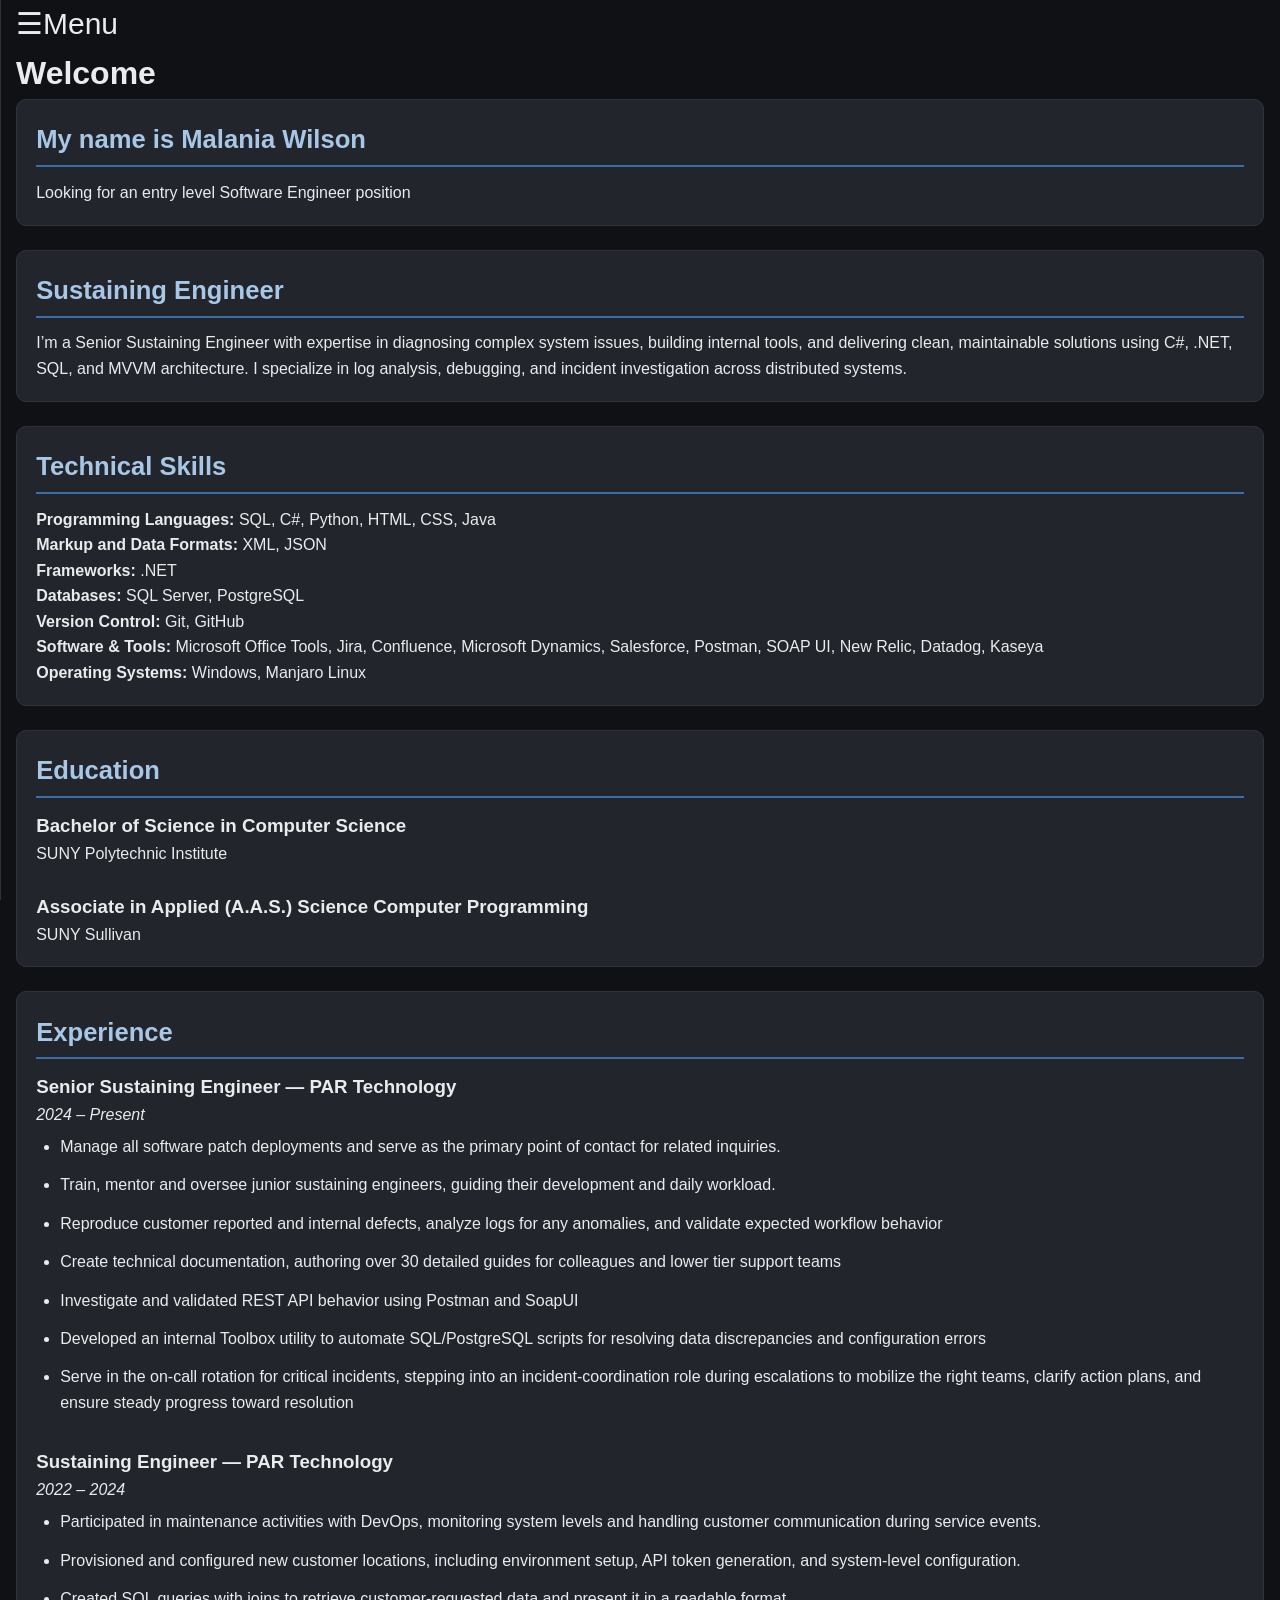
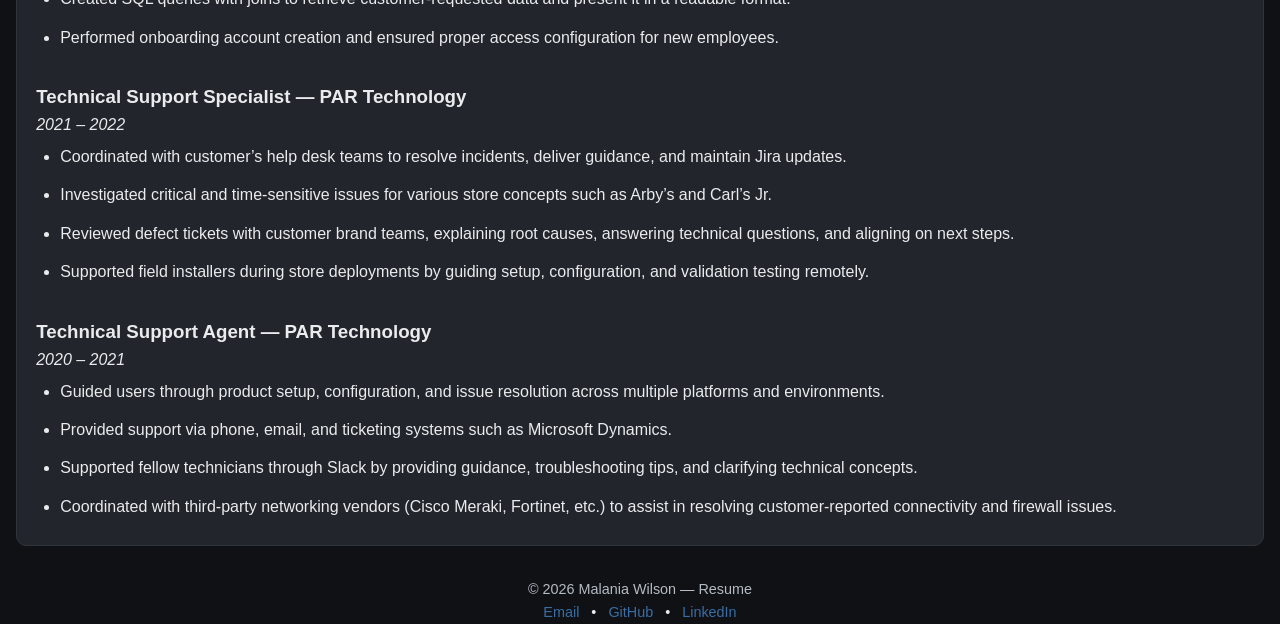
<file: Index.html>
<!DOCTYPE html>
<html lang='en'>
<head>
    <meta charset='utf-8'>
    <meta name='viewport' content='width=device-width, initial-scale=1'>
    <title>Home</title>
    <link rel='stylesheet' href="../StylesFolder/Styles.css">
    <script src="../Scripts/Script.js"></script>
</head>
<div id="mySidenav" class="sidenav">
  <a href="javascript:void(0)" class="closebtn" onclick="closeNav()">&times;</a>
  <a href="Index.html">Home</a>
  <a href="Projects.html">Projects</a>

</div>

<span style="font-size:30px;cursor:pointer" onclick="openNav()">&#9776;Menu</span>

<body>
<h1> Welcome</h1>
<section class="panel">

<h2>My name is Malania Wilson</h2>
<p className="subtitle">
<span className="subtitle-text">Looking for an entry level Software Engineer position</span>
</section>
  

<!-- Summary -->
<section class="panel">
    <h2>Sustaining Engineer</h2>  
  <p>I’m a Senior Sustaining Engineer with expertise in diagnosing complex system issues,
          building internal tools, and delivering clean, maintainable solutions using C#, .NET,
          SQL, and MVVM architecture. I specialize in log analysis, debugging, and incident
          investigation across distributed systems.</p>

</section>

<section class="panel">
    <h2>Technical Skills</h2>
    <ul>
        <p><strong>Programming Languages:</strong> SQL, C#, Python, HTML, CSS, Java</p>
        <p><strong>Markup and Data Formats:</strong> XML, JSON</p>
        <p><strong>Frameworks:</strong> .NET</p>
        <p><strong>Databases:</strong> SQL Server, PostgreSQL</p>
        <p><strong>Version Control:</strong> Git, GitHub</p>
        <p><strong>Software & Tools:</strong> Microsoft Office Tools, Jira, Confluence, Microsoft Dynamics, Salesforce, Postman, SOAP UI, New Relic, Datadog, Kaseya </p>
        <p><strong>Operating Systems:</strong> Windows, Manjaro Linux</p>
    </ul>
</section>

<section class="panel">
    <h2>Education</h2>
    <h3>Bachelor of Science in Computer Science</h3>
    <p>SUNY Polytechnic Institute</p>

<br>
    <h3>Associate in Applied (A.A.S.) Science Computer Programming</h3>
    <p> SUNY Sullivan</p>
    </section>


<section class="panel">
    <h2>Experience</h2>
    <h3>Senior Sustaining Engineer — PAR Technology</h3>
    <p><em>2024 – Present</em></p>

    <ul class="experience-list">
        <li>Manage all software patch deployments and serve as the primary point of contact for related inquiries.</li>
        <li>Train, mentor and oversee junior sustaining engineers, guiding their development and daily workload.</li>
        <li>Reproduce customer reported and internal defects, analyze logs for any anomalies, and validate expected workflow behavior</li>
        <li>Create technical documentation, authoring over 30 detailed guides for colleagues and lower tier support teams </li>
        <li>Investigate and validated REST API behavior using Postman and SoapUI</li>
        <li>Developed an internal Toolbox utility to automate SQL/PostgreSQL scripts for resolving data discrepancies and configuration errors</li>
        <li>Serve in the on-call rotation for critical incidents, stepping into an incident-coordination role during escalations to mobilize the right teams, clarify action plans, and ensure steady progress toward resolution</li>
    </ul>
    <br>

    <h3>Sustaining Engineer — PAR Technology</h3>
    <p><em>2022 – 2024</em></p>
    <ul class="experience-list">
    <li>Participated in maintenance activities with DevOps, monitoring system levels and handling customer communication during service events.</li>
    <li>Provisioned and configured new customer locations, including environment setup, API token generation, and system‑level configuration.</li>
    <li>Created SQL queries with joins to retrieve customer‑requested data and present it in a readable format.</li>
    <li>Performed onboarding account creation and ensured proper access configuration for new employees.</li>
    </ul>
    <br>

    <h3>Technical Support Specialist — PAR Technology</h3>
    <p><em>2021 – 2022</em></p>
    <ul class="experience-list">
    <li>Coordinated with customer’s help desk teams to resolve incidents, deliver guidance, and maintain Jira updates.</li>
    <li>Investigated critical and time‑sensitive issues for various store concepts such as Arby’s and Carl’s Jr.</li>
    <li>Reviewed defect tickets with customer brand teams, explaining root causes, answering technical questions, and aligning on next steps.</li>
    <li>Supported field installers during store deployments by guiding setup, configuration, and validation testing remotely.</li>
    </ul>
    <br>

    <h3>Technical Support Agent — PAR Technology</h3>
    <p><em>2020 – 2021</em></p>
    <ul class="experience-list">
    <li>Guided users through product setup, configuration, and issue resolution across multiple platforms and environments.</li>
    <li>Provided support via phone, email, and ticketing systems such as Microsoft Dynamics.</li>
    <li>Supported fellow technicians through Slack by providing guidance, troubleshooting tips, and clarifying technical concepts.</li>
    <li>Coordinated with third-party networking vendors (Cisco Meraki, Fortinet, etc.) to assist in resolving customer-reported connectivity and firewall issues.</li>
    </ul>

</section>


<!-- Footer -->
<footer>
  <p>© 2026 Malania Wilson — Resume </p>

  <p class="footer-links">
    <a href="mailto:wilsonmcw4@gmail.com">Email</a>
    <span>•</span>
    <a href="https://github.com/Momo4821">GitHub</a>
    <span>•</span>
    <a href="https://www.linkedin.com/in/malania-w-7180b2143">LinkedIn</a>
  </p>
</footer>
</body>
</html>
</file>
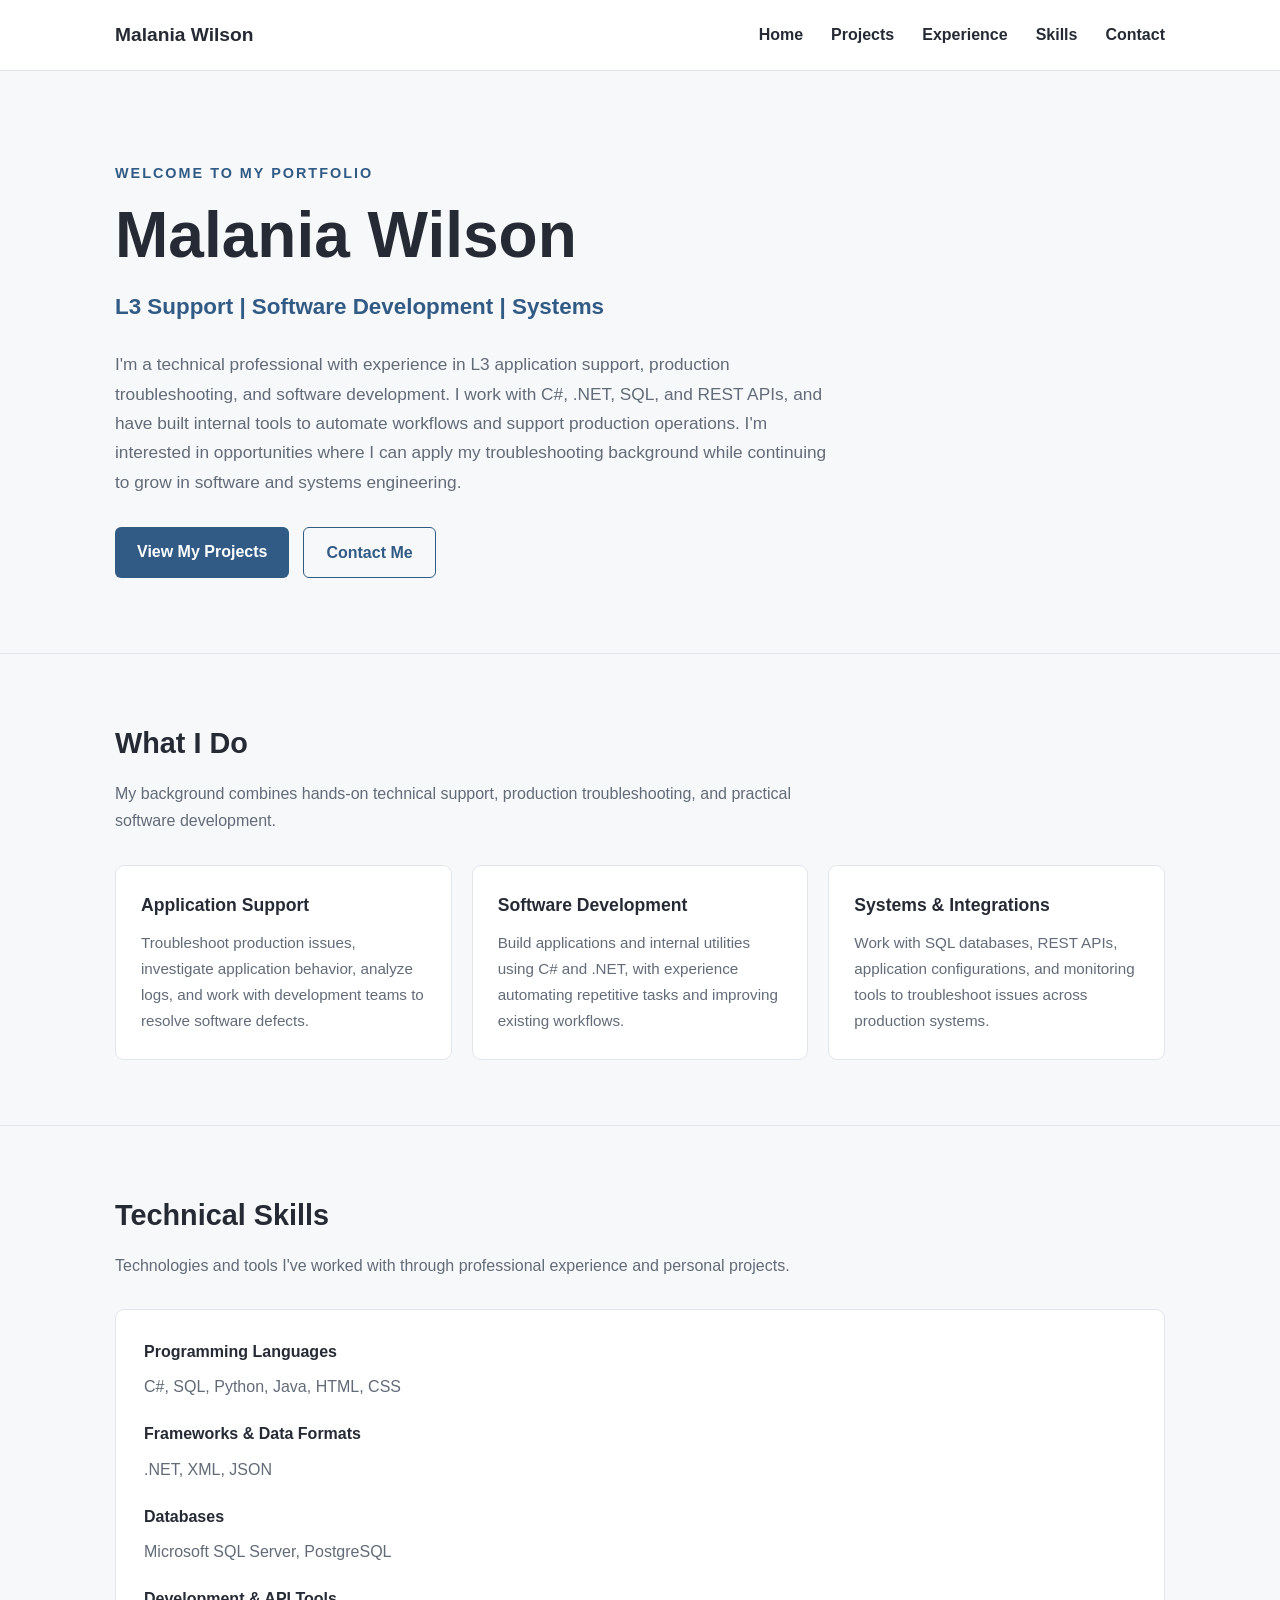
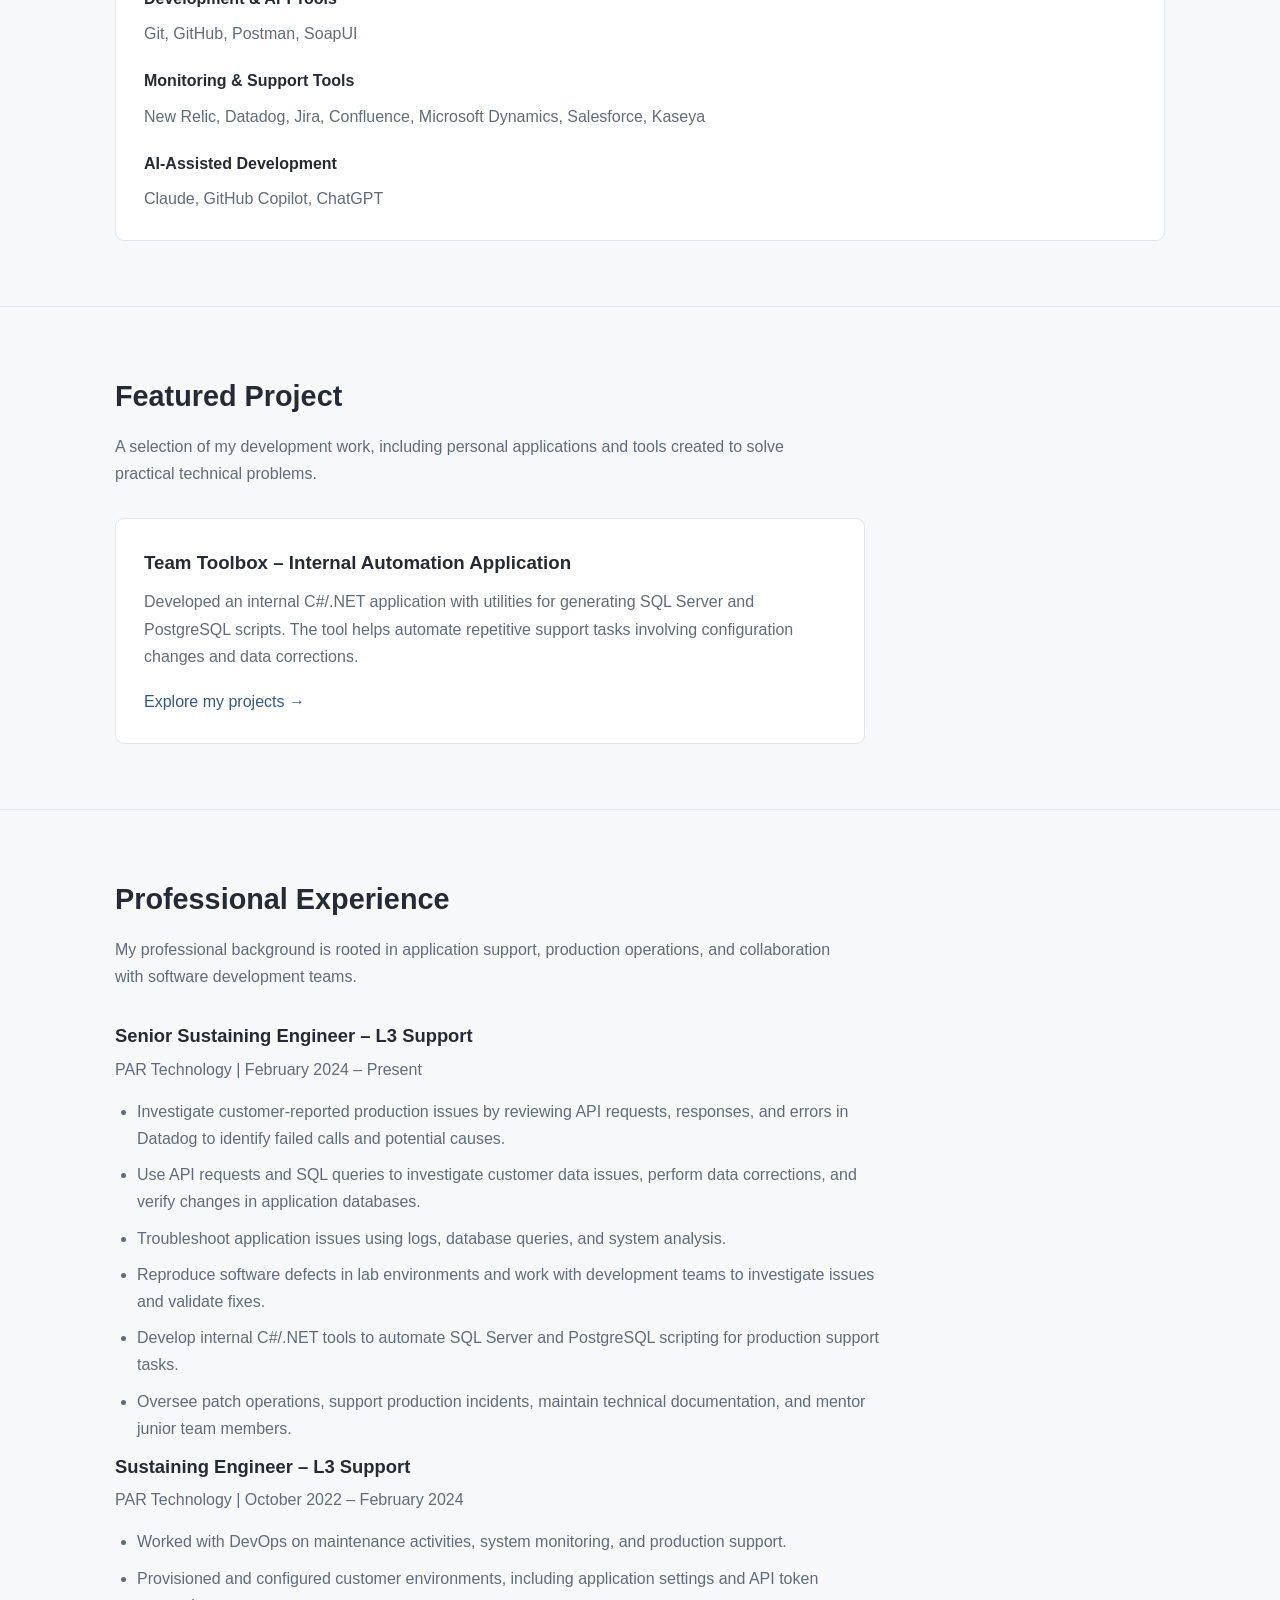
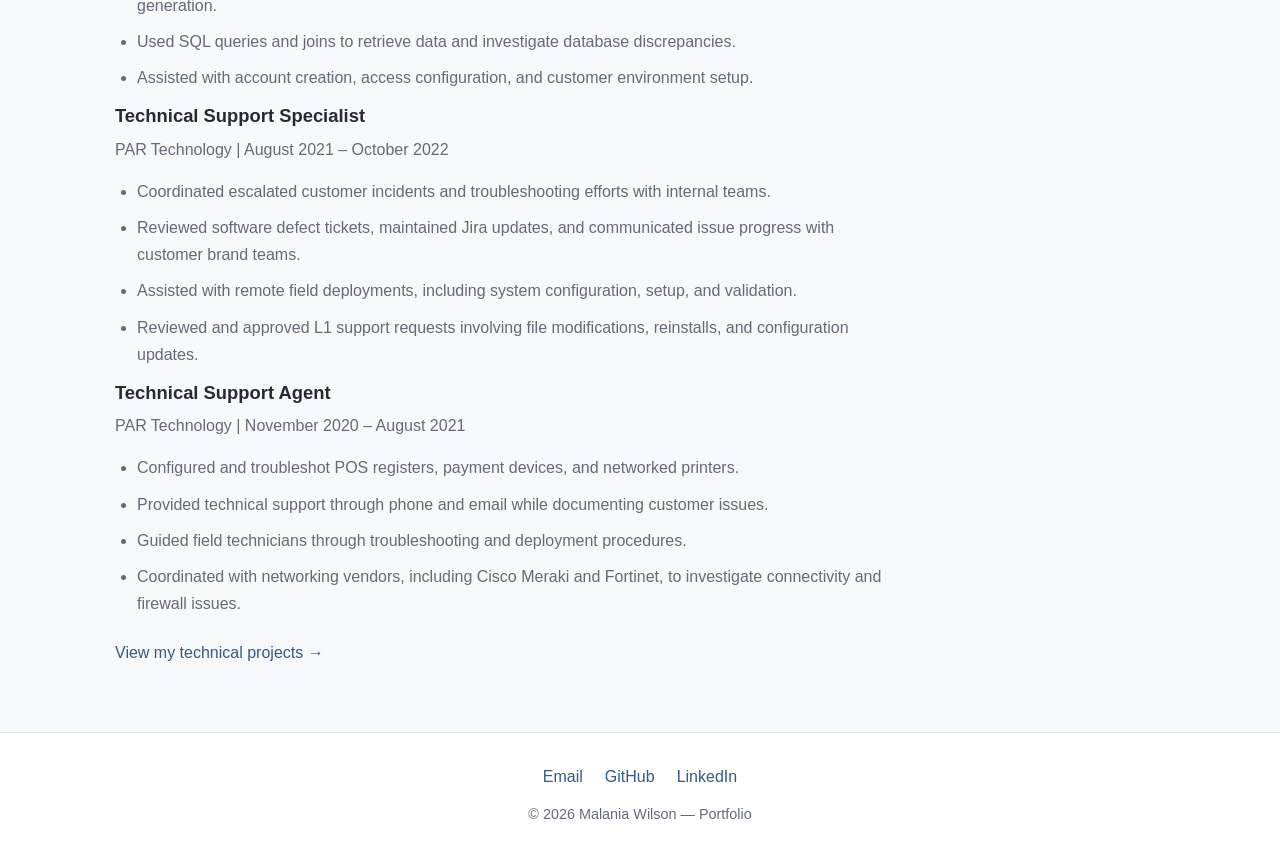
<file: docs/index.html>
<!DOCTYPE html>
<html lang="en">
<head>
    <meta charset="UTF-8">
    <meta name="viewport" content="width=device-width, initial-scale=1.0">

    <meta name="description" content="Malania Wilson - L3 application support, software development, systems troubleshooting, and technical projects.">

    <title>Malania Wilson | Portfolio</title>

    <link rel="stylesheet" href="css/styles.css">
</head>

<body>

    <!-- Navigation -->
    <header>
        <div class="container">
            <nav>
                <a class="logo" href="index.html">Malania Wilson</a>

                <ul class="nav-links">
                    <li><a href="index.html">Home</a></li>
                    <li><a href="projects.html">Projects</a></li>
                    <li><a href="#experience">Experience</a></li>
                    <li><a href="#skills">Skills</a></li>
                    <li><a href="#contact">Contact</a></li>
                </ul>
            </nav>
        </div>
    </header>

    <main>

        <!-- Welcome Section -->
        <section class="hero">
            <div class="container">
                <div class="hero-content">

                    <p class="eyebrow">Welcome to my portfolio</p>

                    <h1>Malania Wilson</h1>

                    <p class="headline">
                        L3 Support | Software Development | Systems
                    </p>

                    <p class="hero-description">
                        I'm a technical professional with experience in L3
                        application support, production troubleshooting, and
                        software development. I work with C#, .NET, SQL, and
                        REST APIs, and have built internal tools to automate
                        workflows and support production operations.

                        I'm interested in opportunities where I can apply
                        my troubleshooting background while continuing to
                        grow in software and systems engineering.
                    </p>

                    <div class="hero-buttons">
                        <a class="button" href="projects.html">
                            View My Projects
                        </a>

                        <a class="button button-outline"
                           href="mailto:Wilsonmcw4@gmail.com">
                            Contact Me
                        </a>
                    </div>

                </div>
            </div>
        </section>

        <hr class="section-divider">

        <!-- Focus Areas -->
        <section>
            <div class="container">

                <h2 class="section-title">What I Do</h2>

                <p class="section-intro">
                    My background combines hands-on technical support,
                    production troubleshooting, and practical software
                    development.
                </p>

                <div class="focus-grid">

                    <div class="focus-card">
                        <h3>Application Support</h3>
                        <p>
                            Troubleshoot production issues, investigate
                            application behavior, analyze logs, and work
                            with development teams to resolve software defects.
                        </p>
                    </div>

                    <div class="focus-card">
                        <h3>Software Development</h3>
                        <p>
                            Build applications and internal utilities using
                            C# and .NET, with experience automating repetitive
                            tasks and improving existing workflows.
                        </p>
                    </div>

                    <div class="focus-card">
                        <h3>Systems & Integrations</h3>
                        <p>
                            Work with SQL databases, REST APIs, application
                            configurations, and monitoring tools to
                            troubleshoot issues across production systems.
                        </p>
                    </div>

                </div>
            </div>
        </section>

        <hr class="section-divider">

        <!-- Technical Skills -->
        <section id="skills">
            <div class="container">

                <h2 class="section-title">Technical Skills</h2>

                <p class="section-intro">
                    Technologies and tools I've worked with through
                    professional experience and personal projects.
                </p>

                <div class="skills-container">

                    <div class="skill-group">
                        <h3>Programming Languages</h3>
                        <p class="skill-list">
                            C#, SQL, Python, Java, HTML, CSS
                        </p>
                    </div>

                    <div class="skill-group">
                        <h3>Frameworks & Data Formats</h3>
                        <p class="skill-list">
                            .NET, XML, JSON
                        </p>
                    </div>

                    <div class="skill-group">
                        <h3>Databases</h3>
                        <p class="skill-list">
                            Microsoft SQL Server, PostgreSQL
                        </p>
                    </div>

                    <div class="skill-group">
                        <h3>Development & API Tools</h3>
                        <p class="skill-list">
                            Git, GitHub, Postman, SoapUI
                        </p>
                    </div>

                    <div class="skill-group">
                        <h3>Monitoring & Support Tools</h3>
                        <p class="skill-list">
                            New Relic, Datadog, Jira, Confluence,
                            Microsoft Dynamics, Salesforce, Kaseya
                        </p>
                    </div>

                    <div class="skill-group">
                        <h3>AI-Assisted Development</h3>
                        <p class="skill-list">
                            Claude, GitHub Copilot, ChatGPT
                        </p>
                    </div>

                </div>
            </div>
        </section>

        <hr class="section-divider">

        <!-- Featured Project -->
        <section>
            <div class="container">

                <h2 class="section-title">Featured Project</h2>

                <p class="section-intro">
                    A selection of my development work, including personal
                    applications and tools created to solve practical
                    technical problems.
                </p>

                <div class="project-highlight">

                    <h3>Team Toolbox – Internal Automation Application</h3>

                    <p>
                        Developed an internal C#/.NET application with
                        utilities for generating SQL Server and PostgreSQL
                        scripts. The tool helps automate repetitive support
                        tasks involving configuration changes and data
                        corrections.
                    </p>

                    <a href="projects.html">
                        Explore my projects →
                    </a>

                </div>

            </div>
        </section>

        <hr class="section-divider">

        <!-- Professional Experience -->
        <section id="experience">
            <div class="container">

                <h2 class="section-title">Professional Experience</h2>

                <p class="section-intro">
                    My professional background is rooted in application
                    support, production operations, and collaboration
                    with software development teams.
                </p>

                <!-- Senior Sustaining Engineer -->
                <div class="experience-content">

                    <h3>Senior Sustaining Engineer – L3 Support</h3>

                    <p class="experience-meta">
                        PAR Technology | February 2024 – Present
                    </p>

                    <ul>
                        <li>
                            Investigate customer-reported production issues
                            by reviewing API requests, responses, and errors
                            in Datadog to identify failed calls and potential
                            causes.
                        </li>

                        <li>
                            Use API requests and SQL queries to investigate
                            customer data issues, perform data corrections,
                            and verify changes in application databases.
                        </li>

                        <li>
                            Troubleshoot application issues using logs,
                            database queries, and system analysis.
                        </li>

                        <li>
                            Reproduce software defects in lab environments
                            and work with development teams to investigate
                            issues and validate fixes.
                        </li>

                        <li>
                            Develop internal C#/.NET tools to automate
                            SQL Server and PostgreSQL scripting for
                            production support tasks.
                        </li>

                        <li>
                            Oversee patch operations, support production
                            incidents, maintain technical documentation,
                            and mentor junior team members.
                        </li>
                    </ul>

                </div>

                <!-- Sustaining Engineer -->
                <div class="experience-content">

                    <h3>Sustaining Engineer – L3 Support</h3>

                    <p class="experience-meta">
                        PAR Technology | October 2022 – February 2024
                    </p>

                    <ul>
                        <li>
                            Worked with DevOps on maintenance activities,
                            system monitoring, and production support.
                        </li>

                        <li>
                            Provisioned and configured customer
                            environments, including application settings
                            and API token generation.
                        </li>

                        <li>
                            Used SQL queries and joins to retrieve data
                            and investigate database discrepancies.
                        </li>

                        <li>
                            Assisted with account creation, access
                            configuration, and customer environment setup.
                        </li>
                    </ul>

                </div>

                <!-- Technical Support Specialist -->
                <div class="experience-content">

                    <h3>Technical Support Specialist</h3>

                    <p class="experience-meta">
                        PAR Technology | August 2021 – October 2022
                    </p>

                    <ul>
                        <li>
                            Coordinated escalated customer incidents
                            and troubleshooting efforts with internal teams.
                        </li>

                        <li>
                            Reviewed software defect tickets, maintained
                            Jira updates, and communicated issue progress
                            with customer brand teams.
                        </li>

                        <li>
                            Assisted with remote field deployments,
                            including system configuration, setup,
                            and validation.
                        </li>

                        <li>
                            Reviewed and approved L1 support requests
                            involving file modifications, reinstalls,
                            and configuration updates.
                        </li>
                    </ul>

                </div>

                <!-- Technical Support Agent -->
                <div class="experience-content">

                    <h3>Technical Support Agent</h3>

                    <p class="experience-meta">
                        PAR Technology | November 2020 – August 2021
                    </p>

                    <ul>
                        <li>
                            Configured and troubleshot POS registers,
                            payment devices, and networked printers.
                        </li>

                        <li>
                            Provided technical support through phone
                            and email while documenting customer issues.
                        </li>

                        <li>
                            Guided field technicians through
                            troubleshooting and deployment procedures.
                        </li>

                        <li>
                            Coordinated with networking vendors,
                            including Cisco Meraki and Fortinet,
                            to investigate connectivity and firewall issues.
                        </li>
                    </ul>

                </div>

                <p class="experience-link">
                    <a href="projects.html">
                        View my technical projects →
                    </a>
                </p>

            </div>
        </section>

    </main>

    <!-- Footer -->
    <footer id="contact">
        <div class="container">

            <div class="footer-links">

                <a href="mailto:Wilsonmcw4@gmail.com">
                    Email
                </a>

                <a href="https://github.com/Momo4821"
                   target="_blank"
                   rel="noopener noreferrer">
                    GitHub
                </a>

                <a href="https://www.linkedin.com/in/malania-wilson-7180b2143/"
                   target="_blank"
                   rel="noopener noreferrer">
                    LinkedIn
                </a>

            </div>

            <p>
                © 2026 Malania Wilson — Portfolio
            </p>

        </div>
    </footer>

</body>
</html>
</file>
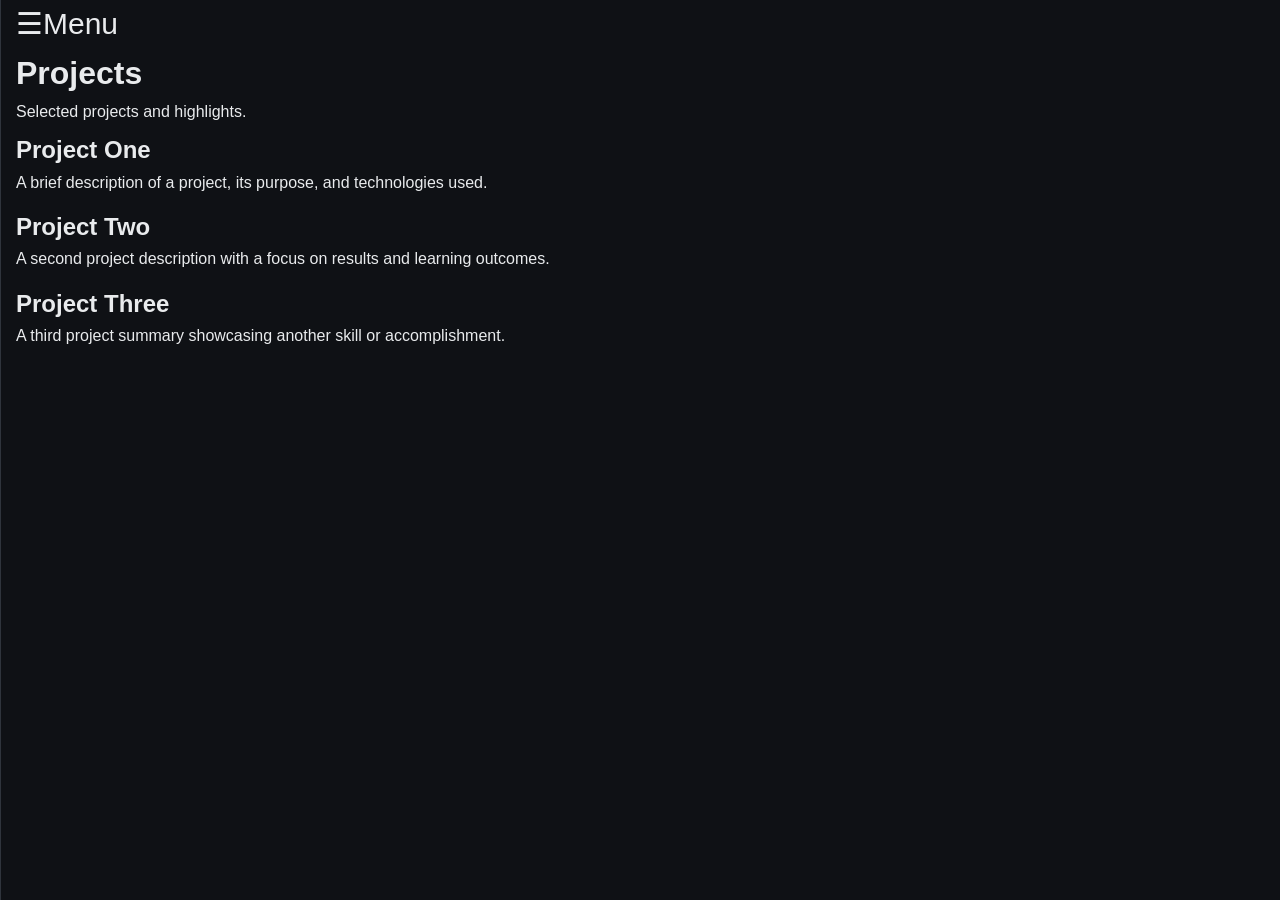
<file: Projects.html>
<!DOCTYPE html>
<html lang="en">
<head>
  <meta charset="UTF-8">
  <title>Projects</title>
  <meta name="viewport" content="width=device-width, initial-scale=1.0">
    <link rel="stylesheet" href="../StylesFolder/Styles.css">
    <script src="../Scripts/Script.js"></script>
</head>
<body>
    <div id="mySidenav" class="sidenav">
  <a href="javascript:void(0)" class="closebtn" onclick="closeNav()">&times;</a>
  <a href="Index.html">Home</a>
  <a href="Projects.html">Projects</a>

</div>

<span style="font-size:30px;cursor:pointer" onclick="openNav()">&#9776;Menu</span>

  <header>
    <h1>Projects</h1>
    <p>Selected projects and highlights.</p>
  </header>
  <main>
    <ul class="project-list">
      <li class="project-item">
        <h2>Project One</h2>
        <p>A brief description of a project, its purpose, and technologies used.</p>
      </li>
      <li class="project-item">
        <h2>Project Two</h2>
        <p>A second project description with a focus on results and learning outcomes.</p>
      </li>
      <li class="project-item">
        <h2>Project Three</h2>
        <p>A third project summary showcasing another skill or accomplishment.</p>
      </li>
    </ul>
  </main>
</body>
</html>
</file>
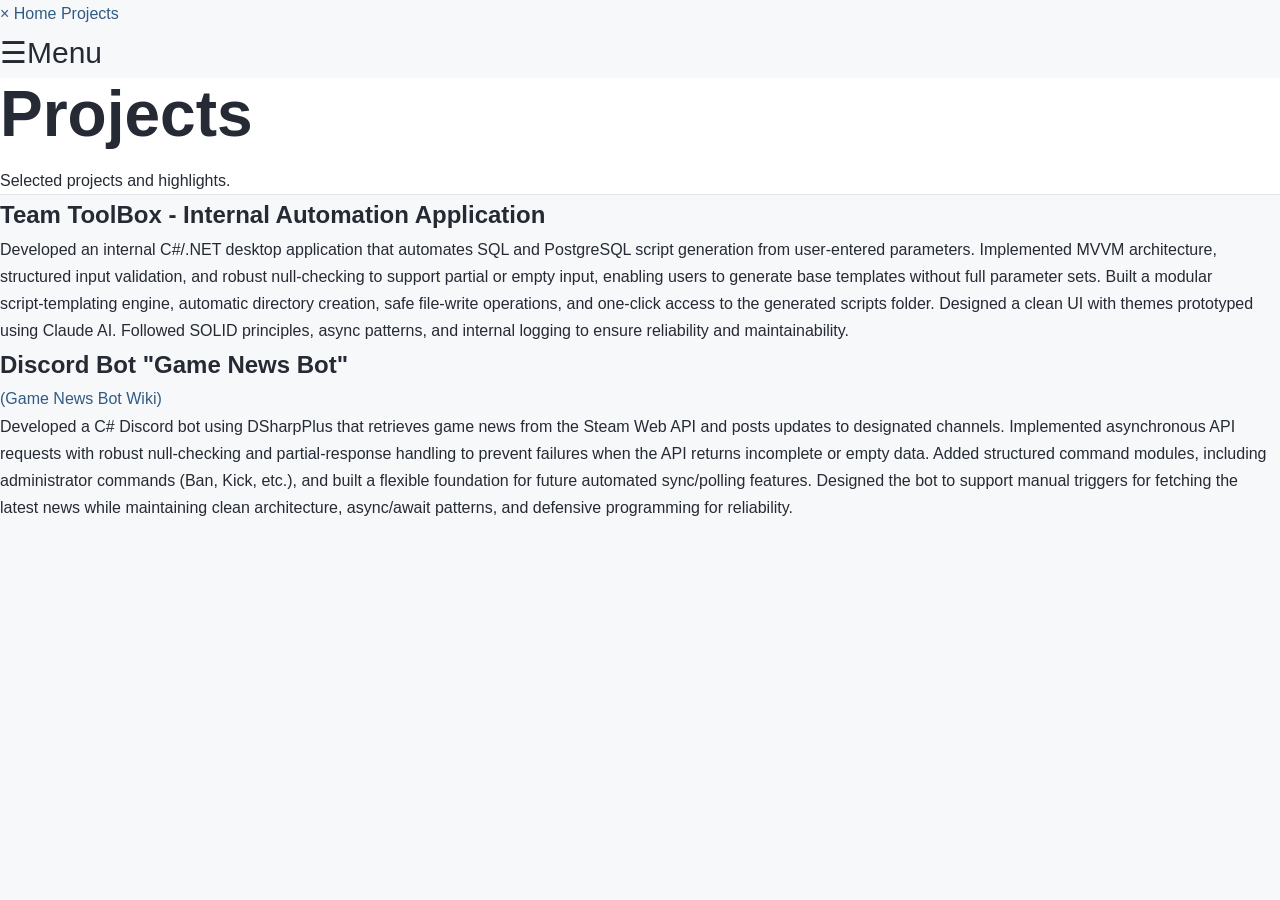
<file: docs/Projects.html>
<!DOCTYPE html>
<html lang='en'>
<head>
    <meta charset='utf-8'>
    <title>Projects</title>
    <meta name='viewport' content='width=device-width, initial-scale=1'>
    <link rel='stylesheet' href="css/styles.css">
    <script src="js/script.js"></script>
</head>
<body>
    <div id="mySidenav" class="sidenav">
        <a href="javascript:void(0)" class="closebtn" onclick="closeNav()">&times;</a>
        <a href="index.html">Home</a>
        <a href="Projects.html">Projects</a>

    </div>

    <span style="font-size:30px;cursor:pointer" onclick="openNav()">&#9776;Menu</span>

    <header>
        <h1>Projects</h1>
        <p>Selected projects and highlights.</p>
    </header>
    <main>
        <ul class="project-list">
            <li class="project-item">
                <h2>Team ToolBox - Internal Automation Application</h2>
                <p>
                    Developed an internal C#/.NET desktop application that automates SQL and PostgreSQL
                    script generation from user‑entered parameters. Implemented MVVM architecture,
                    structured input validation, and robust null‑checking to support partial or empty input,
                    enabling users to generate base templates without full parameter sets.
                    Built a modular script‑templating engine, automatic directory creation, safe file‑write operations,
                    and one‑click access to the generated scripts folder. Designed a clean UI with themes prototyped using Claude AI.
                    Followed SOLID principles, async patterns, and internal logging to ensure reliability and maintainability.
                </p>
            </li>
            <li class="project-item">
                <h2>Discord Bot "Game News Bot"</h2>
                <a href="https://momo4821.github.io/GameNewsBotApp/" target="_blank" rel="noopener noreferrer">
                    (Game News Bot Wiki)
                </a>
                <p>
                    Developed a C# Discord bot using
                    DSharpPlus that retrieves game news from the Steam Web API and posts
                    updates to designated channels. Implemented asynchronous API requests with robust
                    null‑checking and partial‑response handling to prevent failures when the
                    API returns incomplete or empty data. Added structured command modules,
                    including administrator commands (Ban, Kick, etc.), and built a flexible
                    foundation for future automated sync/polling features. Designed the bot
                    to support manual triggers for fetching the latest news while maintaining clean architecture,
                    async/await patterns, and defensive programming for reliability.
                </p>
            </li>

            </li>
        </ul>
    </main>
</body>
</html>
</file>
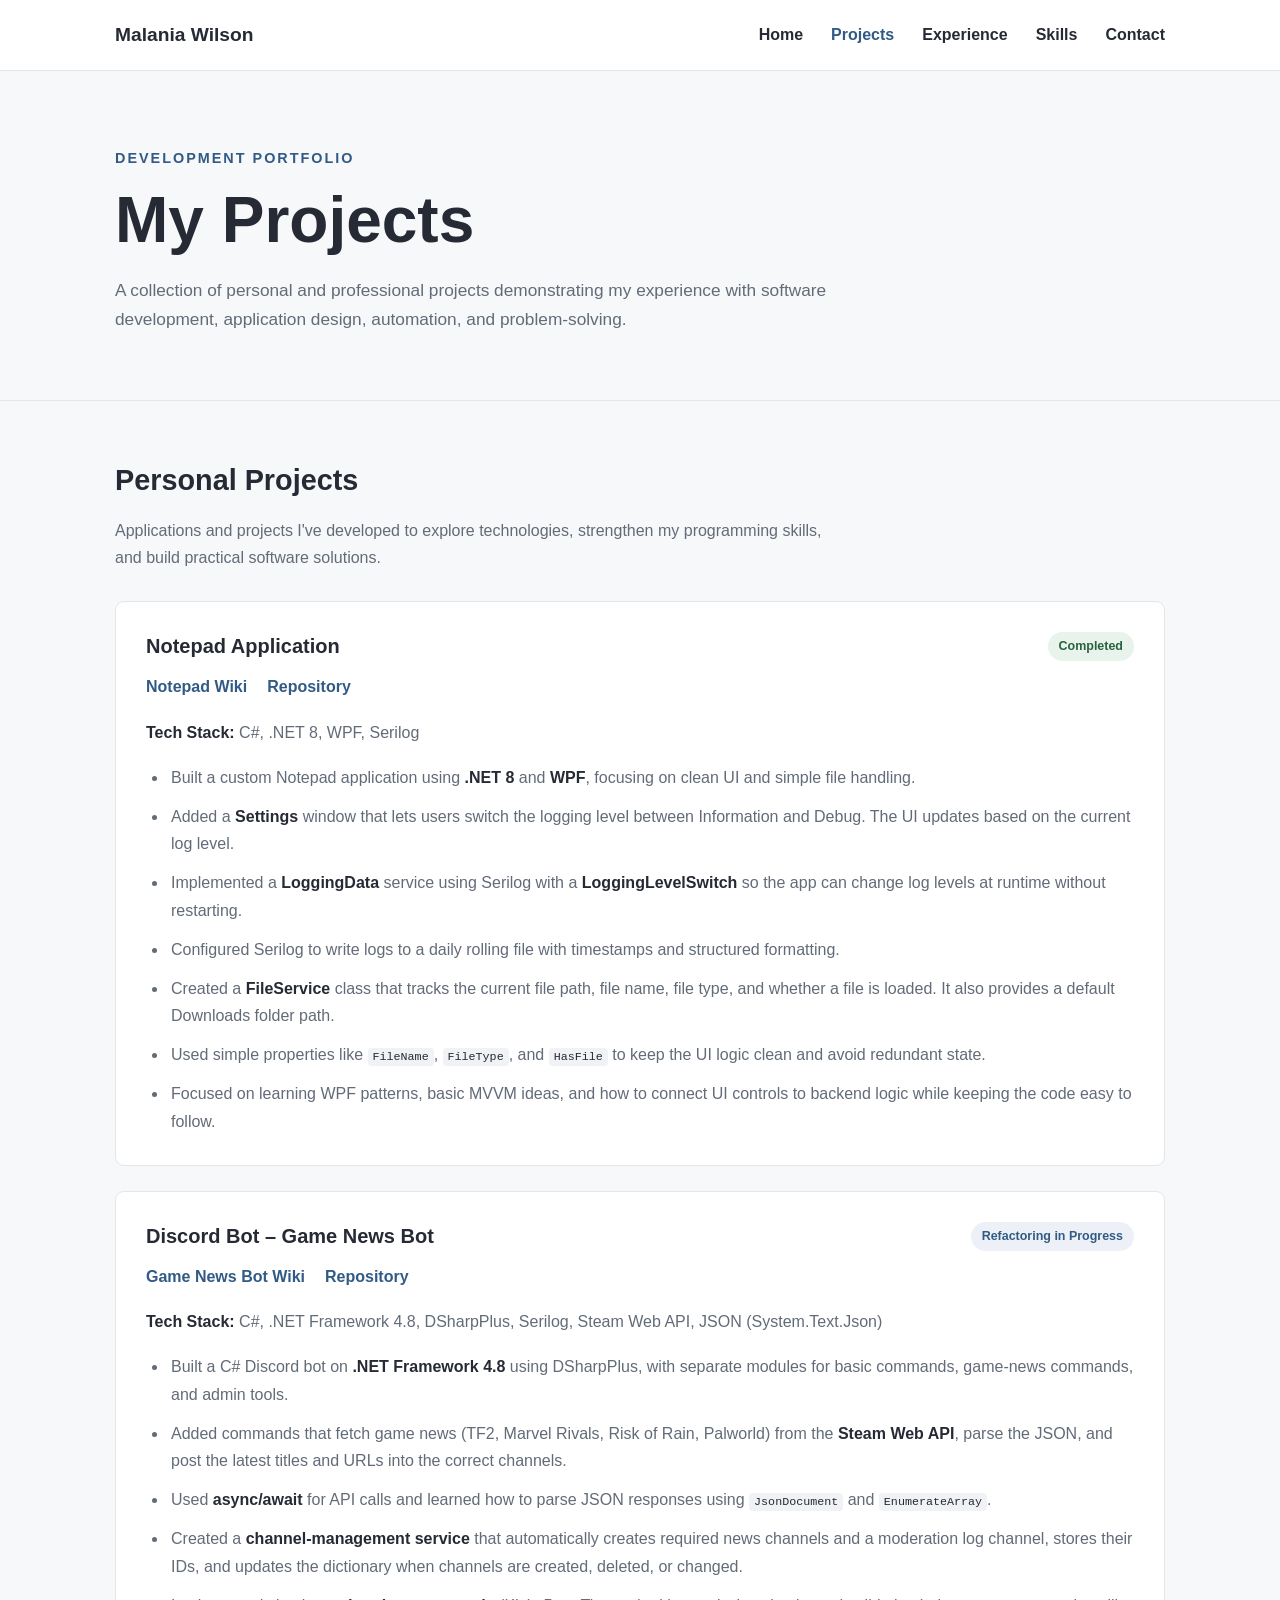
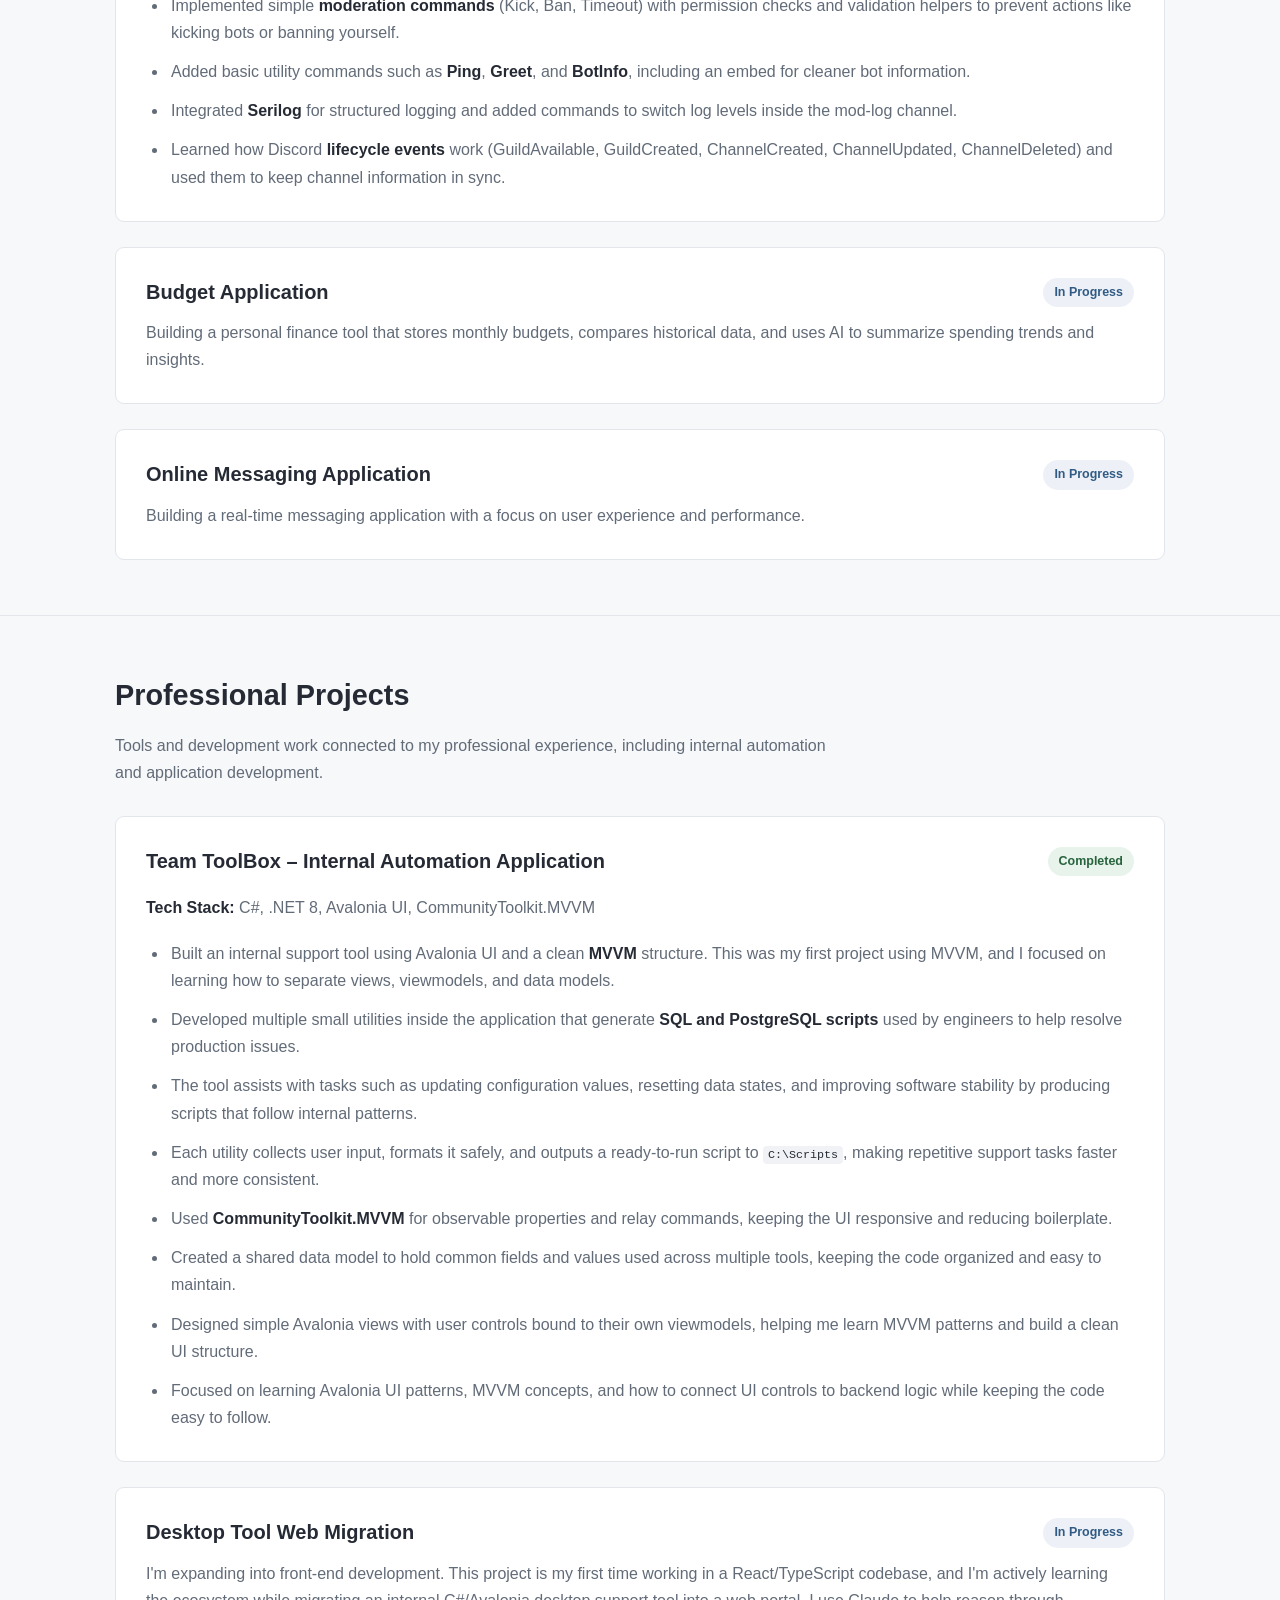
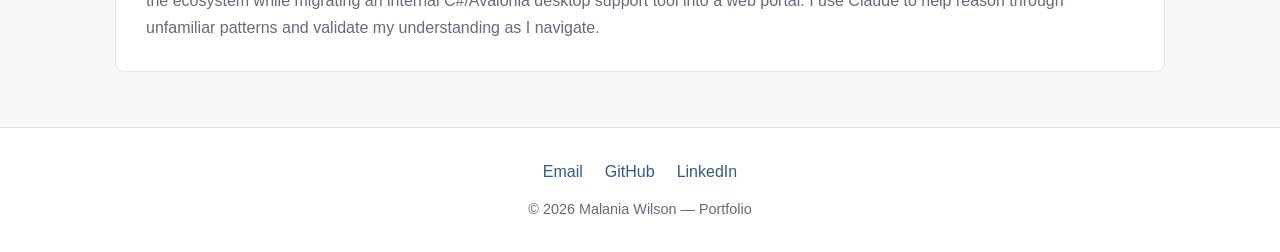
<file: docs/projects.html>
<!DOCTYPE html>
<html lang="en">
<head>
    <meta charset="UTF-8">
    <meta name="viewport" content="width=device-width, initial-scale=1.0">

    <meta name="description" content="Malania Wilson's personal and professional software development projects.">

    <title>Projects | Malania Wilson</title>

    <link rel="stylesheet" href="css/styles.css">
</head>

<body>

    <!-- Navigation -->
    <header>
        <div class="container">
            <nav>
                <a class="logo" href="index.html">Malania Wilson</a>

                <ul class="nav-links">
                    <li><a href="index.html">Home</a></li>
                    <li><a href="projects.html" class="active">Projects</a></li>
                    <li><a href="index.html#experience">Experience</a></li>
                    <li><a href="index.html#skills">Skills</a></li>
                    <li><a href="index.html#contact">Contact</a></li>
                </ul>
            </nav>
        </div>
    </header>

    <main>

        <!-- Page Introduction -->
        <section class="page-hero">
            <div class="container">
                <div class="hero-content">
                    <p class="eyebrow">Development Portfolio</p>

                    <h1>My Projects</h1>

                    <p class="hero-description">
                        A collection of personal and professional projects
                        demonstrating my experience with software development,
                        application design, automation, and problem-solving.
                    </p>
                </div>
            </div>
        </section>

        <hr class="section-divider">

        <!-- Personal Projects -->
        <section class="projects-section">
            <div class="container">

                <h2 class="section-title">Personal Projects</h2>

                <p class="section-intro">
                    Applications and projects I've developed to explore
                    technologies, strengthen my programming skills, and
                    build practical software solutions.
                </p>

                <div class="projects-grid">

                    <!-- Notepad -->
                    <article class="project-card">
                        <div class="project-header">
                            <h3>Notepad Application</h3>
                            <span class="project-status completed">Completed</span>
                        </div>

                        <div class="project-links">
                            <a href="https://momo4821.github.io/Notepad/"
                               target="_blank"
                               rel="noopener noreferrer">
                                Notepad Wiki
                            </a>

                            <a href="https://github.com/Momo4821/Notepad"
                               target="_blank"
                               rel="noopener noreferrer">
                                Repository
                            </a>
                        </div>

                        <p class="tech-stack">
                            <strong>Tech Stack:</strong>
                            C#, .NET 8, WPF, Serilog
                        </p>

                        <ul class="experience-list">
                            <li>
                                Built a custom Notepad application using
                                <strong>.NET 8</strong> and <strong>WPF</strong>,
                                focusing on clean UI and simple file handling.
                            </li>

                            <li>
                                Added a <strong>Settings</strong> window that
                                lets users switch the logging level between
                                Information and Debug. The UI updates based
                                on the current log level.
                            </li>

                            <li>
                                Implemented a <strong>LoggingData</strong>
                                service using Serilog with a
                                <strong>LoggingLevelSwitch</strong> so the app
                                can change log levels at runtime without
                                restarting.
                            </li>

                            <li>
                                Configured Serilog to write logs to a daily
                                rolling file with timestamps and structured
                                formatting.
                            </li>

                            <li>
                                Created a <strong>FileService</strong> class
                                that tracks the current file path, file name,
                                file type, and whether a file is loaded. It
                                also provides a default Downloads folder path.
                            </li>

                            <li>
                                Used simple properties like
                                <code>FileName</code>, <code>FileType</code>,
                                and <code>HasFile</code> to keep the UI logic
                                clean and avoid redundant state.
                            </li>

                            <li>
                                Focused on learning WPF patterns, basic MVVM
                                ideas, and how to connect UI controls to
                                backend logic while keeping the code easy
                                to follow.
                            </li>
                        </ul>
                    </article>

                    <!-- Discord Bot -->
                    <article class="project-card">
                        <div class="project-header">
                            <h3>Discord Bot – Game News Bot</h3>
                            <span class="project-status progress">Refactoring in Progress</span>
                        </div>

                        <div class="project-links">
                            <a href="https://momo4821.github.io/GameNewsBotApp/"
                               target="_blank"
                               rel="noopener noreferrer">
                                Game News Bot Wiki
                            </a>

                            <a href="https://github.com/Momo4821/GameNewsBotApp"
                               target="_blank"
                               rel="noopener noreferrer">
                                Repository
                            </a>
                        </div>

                        <p class="tech-stack">
                            <strong>Tech Stack:</strong>
                            C#, .NET Framework 4.8, DSharpPlus, Serilog,
                            Steam Web API, JSON (System.Text.Json)
                        </p>

                        <ul class="experience-list">
                            <li>
                                Built a C# Discord bot on
                                <strong>.NET Framework 4.8</strong> using
                                DSharpPlus, with separate modules for basic
                                commands, game-news commands, and admin tools.
                            </li>

                            <li>
                                Added commands that fetch game news
                                (TF2, Marvel Rivals, Risk of Rain, Palworld)
                                from the <strong>Steam Web API</strong>,
                                parse the JSON, and post the latest titles
                                and URLs into the correct channels.
                            </li>

                            <li>
                                Used <strong>async/await</strong> for API
                                calls and learned how to parse JSON responses
                                using <code>JsonDocument</code> and
                                <code>EnumerateArray</code>.
                            </li>

                            <li>
                                Created a <strong>channel-management service</strong>
                                that automatically creates required news
                                channels and a moderation log channel, stores
                                their IDs, and updates the dictionary when
                                channels are created, deleted, or changed.
                            </li>

                            <li>
                                Implemented simple <strong>moderation commands</strong>
                                (Kick, Ban, Timeout) with permission checks
                                and validation helpers to prevent actions
                                like kicking bots or banning yourself.
                            </li>

                            <li>
                                Added basic utility commands such as
                                <strong>Ping</strong>, <strong>Greet</strong>,
                                and <strong>BotInfo</strong>, including an
                                embed for cleaner bot information.
                            </li>

                            <li>
                                Integrated <strong>Serilog</strong> for
                                structured logging and added commands to
                                switch log levels inside the mod-log channel.
                            </li>

                            <li>
                                Learned how Discord <strong>lifecycle events</strong>
                                work (GuildAvailable, GuildCreated,
                                ChannelCreated, ChannelUpdated,
                                ChannelDeleted) and used them to keep
                                channel information in sync.
                            </li>
                        </ul>
                    </article>

                    <!-- Budget Application -->
                    <article class="project-card">
                        <div class="project-header">
                            <h3>Budget Application</h3>
                            <span class="project-status progress">In Progress</span>
                        </div>

                        <p>
                            Building a personal finance tool that stores
                            monthly budgets, compares historical data, and
                            uses AI to summarize spending trends and insights.
                        </p>
                    </article>

                    <!-- Messaging Application -->
                    <article class="project-card">
                        <div class="project-header">
                            <h3>Online Messaging Application</h3>
                            <span class="project-status progress">In Progress</span>
                        </div>

                        <p>
                            Building a real-time messaging application with
                            a focus on user experience and performance.
                        </p>
                    </article>

                </div>
            </div>
        </section>

        <hr class="section-divider">

        <!-- Professional Projects -->
        <section class="projects-section">
            <div class="container">

                <h2 class="section-title">Professional Projects</h2>

                <p class="section-intro">
                    Tools and development work connected to my professional
                    experience, including internal automation and application
                    development.
                </p>

                <div class="projects-grid">

                    <!-- Team Toolbox -->
                    <article class="project-card">
                        <div class="project-header">
                            <h3>Team ToolBox – Internal Automation Application</h3>
                            <span class="project-status completed">Completed</span>
                        </div>

                        <p class="tech-stack">
                            <strong>Tech Stack:</strong>
                            C#, .NET 8, Avalonia UI, CommunityToolkit.MVVM
                        </p>

                        <ul class="experience-list">
                            <li>
                                Built an internal support tool using Avalonia
                                UI and a clean <strong>MVVM</strong> structure.
                                This was my first project using MVVM, and I
                                focused on learning how to separate views,
                                viewmodels, and data models.
                            </li>

                            <li>
                                Developed multiple small utilities inside
                                the application that generate
                                <strong>SQL and PostgreSQL scripts</strong>
                                used by engineers to help resolve production
                                issues.
                            </li>

                            <li>
                                The tool assists with tasks such as updating
                                configuration values, resetting data states,
                                and improving software stability by producing
                                scripts that follow internal patterns.
                            </li>

                            <li>
                                Each utility collects user input, formats it
                                safely, and outputs a ready-to-run script to
                                <code>C:\Scripts</code>, making repetitive
                                support tasks faster and more consistent.
                            </li>

                            <li>
                                Used <strong>CommunityToolkit.MVVM</strong>
                                for observable properties and relay commands,
                                keeping the UI responsive and reducing
                                boilerplate.
                            </li>

                            <li>
                                Created a shared data model to hold common
                                fields and values used across multiple tools,
                                keeping the code organized and easy to maintain.
                            </li>

                            <li>
                                Designed simple Avalonia views with user
                                controls bound to their own viewmodels,
                                helping me learn MVVM patterns and build
                                a clean UI structure.
                            </li>

                            <li>
                                Focused on learning Avalonia UI patterns,
                                MVVM concepts, and how to connect UI controls
                                to backend logic while keeping the code
                                easy to follow.
                            </li>
                        </ul>
                    </article>

                    <!-- Web Migration -->
                    <article class="project-card">
                        <div class="project-header">
                            <h3>Desktop Tool Web Migration</h3>
                            <span class="project-status progress">In Progress</span>
                        </div>

                        <p>
                            I'm expanding into front-end development. This
                            project is my first time working in a
                            React/TypeScript codebase, and I'm actively
                            learning the ecosystem while migrating an
                            internal C#/Avalonia desktop support tool into
                            a web portal.

                            I use Claude to help reason through unfamiliar
                            patterns and validate my understanding as I navigate.
                        </p>
                    </article>

                </div>
            </div>
        </section>

    </main>

    <!-- Footer -->
    <footer id="contact">
        <div class="container">

            <div class="footer-links">
                <a href="mailto:wilsonmcw4@gmail.com">Email</a>

                <a href="https://github.com/Momo4821"
                   target="_blank"
                   rel="noopener noreferrer">
                    GitHub
                </a>

                <a href="https://www.linkedin.com/in/malania-w-7180b2143"
                   target="_blank"
                   rel="noopener noreferrer">
                    LinkedIn
                </a>
            </div>

            <p>© 2026 Malania Wilson — Portfolio</p>

        </div>
    </footer>

</body>
</html>
</file>
<file: StylesFolder/Styles.css>
/* =========================================
   Blue / Grey / Black Professional Theme
   ========================================= */

:root {
  /* Core palette */
  --bg: #0f1115;            /* deep black-grey */
  --surface: #1a1d22;       /* dark slate */
  --panel: #22262c;         /* soft charcoal */
  --border: #2f343c;        /* muted grey */

  /* Accent blues */
  --accent: #3a6ea5;        /* professional blue */
  --accent-light: #5f9ed6;  /* lighter blue */
  --accent-soft: #a8c7e6;   /* soft blue */

  /* Text colors */
  --text: #e9ebed;          /* light grey */
  --text-muted: #b5bbc4;    /* muted grey */
}

/* Global */
* {
  margin: 0;
  padding: 0;
  box-sizing: border-box;
}

body {
  font-family: "Segoe UI", Roboto, Helvetica, Arial, sans-serif;
  background-color: var(--bg);
  color: var(--text);
  line-height: 1.6;
  padding: 0 1rem;
}

/* Wrapper */
.wrapper {
  max-width: 900px;
  margin: 2rem auto;
  background: var(--surface);
  padding: 2rem;
  border-radius: 12px;
  border: 1px solid var(--border);
  box-shadow: 0 8px 24px rgba(0,0,0,0.4);
}

/* Hero Section */
.hero {
  text-align: center;
  margin-bottom: 2rem;
}

.hero h1 {
  font-size: 2.8rem;
  color: var(--accent-soft);
  letter-spacing: 1px;
}

.hero h2 {
  font-size: 1.4rem;
  color: var(--text-muted);
  margin-top: 0.5rem;
}

.hero p {
  margin-top: 1rem;
  font-size: 1.1rem;
  color: var(--text-muted);
}

.hero-buttons {
  margin-top: 1.5rem;
}

.hero-buttons .button {
  margin: 0 0.5rem;
}

/* Buttons */
.button {
  display: inline-block;
  background: var(--accent);
  color: var(--bg);
  padding: 0.6rem 1.2rem;
  border-radius: 999px;
  font-weight: 600;
  transition: background 0.2s ease;
  text-decoration: none;
}

.button:hover {
  background: var(--accent-light);
}

/* Panels */
.panel {
  background: var(--panel);
  padding: 1.2rem;
  border-radius: 10px;
  margin-bottom: 1.5rem;
  border: 1px solid var(--border);
}

/* Section Titles */
section h2 {
  font-size: 1.6rem;
  margin-bottom: 0.8rem;
  color: var(--accent-soft);
  border-bottom: 2px solid var(--accent);
  padding-bottom: 0.3rem;
}

/* Lists */
ul {
  list-style: none;
}

ul li other {
  padding: 0.4rem 0;
  color: var(--text-muted);
}
ul li  {
  padding: 0.4rem 0;
  color: var(--text);
}

.experience-list {
  padding-left: 1.5rem;
  list-style-type: disc;
  
}

/* Footer */
footer {
  text-align: center;
  margin-top: 2rem;
  color: var(--text-muted);
  font-size: 0.9rem;
}


.sidenav {
  height: 100%;
  width: 0;
  position: fixed;
  z-index: 10;
  top: 0;
  left: 0;
  background-color: var(--panel);
  overflow-x: hidden;
  transition: 0.5s;
  padding-top: 60px;
  border-right: 1px solid var(--border);
}

.sidenav a {
  padding: 10px 32px;
  text-decoration: none;
  font-size: 22px;
  color: var(--text-muted);
  display: block;
  transition: 0.3s;
}

.sidenav a:hover {
  color: var(--accent-soft);
}

.sidenav .closebtn {
  position: absolute;
  top: 0;
  right: 25px;
  font-size: 36px;
}
.footer-links a {
  color: var(--accent);
  text-decoration: none;
  font-weight: 500;
}

.footer-links a:hover {
  text-decoration: underline;
}

.footer-links span {
  margin: 0 0.5rem;
  color: var(--text);
}
</file>
<file: docs/css/styles.css>
/* =================================
   GLOBAL STYLES
================================= */

:root {
    --background: #f7f8fa;
    --surface: #ffffff;
    --text: #252a34;
    --muted: #626b78;
    --accent: #315b85;
    --accent-hover: #244665;
    --border: #e2e6eb;
    --max-width: 1050px;
}

* {
    box-sizing: border-box;
    margin: 0;
    padding: 0;
}

html {
    scroll-behavior: smooth;
}

body {
    font-family: Arial, Helvetica, sans-serif;
    background: var(--background);
    color: var(--text);
    line-height: 1.7;
}

a {
    color: var(--accent);
    text-decoration: none;
}

a:hover {
    color: var(--accent-hover);
    text-decoration: underline;
}

.container {
    width: 90%;
    max-width: var(--max-width);
    margin: 0 auto;
}

.section-divider {
    border: 0;
    border-top: 1px solid var(--border);
}


/* =================================
   NAVIGATION
================================= */

header {
    background: var(--surface);
    border-bottom: 1px solid var(--border);
}

nav {
    min-height: 70px;
    display: flex;
    align-items: center;
    justify-content: space-between;
    gap: 20px;
}

.logo {
    font-size: 1.2rem;
    font-weight: 700;
    color: var(--text);
}

.nav-links {
    display: flex;
    gap: 28px;
    list-style: none;
}

.nav-links a {
    color: var(--text);
    font-weight: 600;
}

.nav-links a:hover,
.nav-links a.active {
    color: var(--accent);
}


/* =================================
   HOMEPAGE HERO
================================= */

.hero {
    padding: 90px 0 75px;
}

.hero-content {
    max-width: 780px;
}

.eyebrow {
    color: var(--accent);
    font-size: 0.9rem;
    font-weight: 700;
    letter-spacing: 2px;
    text-transform: uppercase;
    margin-bottom: 14px;
}

h1 {
    font-size: clamp(2.5rem, 6vw, 4rem);
    line-height: 1.15;
    margin-bottom: 15px;
}

.headline {
    color: var(--accent);
    font-size: clamp(1.1rem, 2.5vw, 1.4rem);
    font-weight: 600;
    margin-bottom: 24px;
}

.hero-description {
    color: var(--muted);
    font-size: 1.08rem;
    max-width: 730px;
}

.hero-buttons {
    display: flex;
    flex-wrap: wrap;
    gap: 14px;
    margin-top: 30px;
}


/* =================================
   BUTTONS
================================= */

.button {
    display: inline-block;
    padding: 11px 22px;
    border-radius: 6px;
    background: var(--accent);
    color: white;
    font-weight: 600;
    transition: background 0.2s ease;
}

.button:hover {
    background: var(--accent-hover);
    color: white;
    text-decoration: none;
}

.button-outline {
    background: transparent;
    color: var(--accent);
    border: 1px solid var(--accent);
}

.button-outline:hover {
    background: var(--accent);
    color: white;
}


/* =================================
   GENERAL SECTIONS
================================= */

section {
    padding: 65px 0;
}

.section-title {
    font-size: 1.8rem;
    margin-bottom: 12px;
}

.section-intro {
    color: var(--muted);
    max-width: 720px;
    margin-bottom: 30px;
}


/* =================================
   HOMEPAGE FOCUS AREAS
================================= */

.focus-grid {
    display: grid;
    grid-template-columns: repeat(3, 1fr);
    gap: 20px;
}

.focus-card {
    background: var(--surface);
    border: 1px solid var(--border);
    border-radius: 9px;
    padding: 25px;
}

.focus-card h3 {
    font-size: 1.1rem;
    margin-bottom: 10px;
}

.focus-card p {
    color: var(--muted);
    font-size: 0.95rem;
}


/* =================================
   HOMEPAGE SKILLS
================================= */

.skills-container {
    background: var(--surface);
    border: 1px solid var(--border);
    border-radius: 9px;
    padding: 28px;
}

.skill-group {
    margin-bottom: 20px;
}

.skill-group:last-child {
    margin-bottom: 0;
}

.skill-group h3 {
    font-size: 1rem;
    margin-bottom: 8px;
}

.skill-list {
    color: var(--muted);
}


/* =================================
   HOMEPAGE FEATURED PROJECT
================================= */

.project-highlight {
    background: var(--surface);
    border: 1px solid var(--border);
    border-radius: 9px;
    padding: 28px;
    max-width: 750px;
}

.project-highlight h3 {
    margin-bottom: 10px;
}

.project-highlight p {
    color: var(--muted);
    margin-bottom: 18px;
}


/* =================================
   HOMEPAGE EXPERIENCE
================================= */

.experience-content {
    max-width: 780px;
}

.experience-content h3 {
    font-size: 1.15rem;
    margin-bottom: 4px;
}

.experience-meta {
    color: var(--muted);
    margin-bottom: 15px;
}

.experience-content ul {
    padding-left: 22px;
    color: var(--muted);
}

.experience-content li {
    margin-bottom: 9px;
}

.experience-link {
    margin-top: 22px;
}


/* =================================
   PROJECTS PAGE INTRODUCTION
================================= */

.page-hero {
    padding: 75px 0 65px;
}

.page-hero .hero-content {
    max-width: 780px;
}

.page-hero h1 {
    margin-bottom: 18px;
}


/* =================================
   PROJECT SECTIONS
================================= */

.projects-section {
    padding: 55px 0;
}

.projects-grid {
    display: grid;
    grid-template-columns: 1fr;
    gap: 25px;
}

.project-card {
    background: var(--surface);
    border: 1px solid var(--border);
    border-radius: 9px;
    padding: 30px;
    transition: box-shadow 0.2s ease;
}

.project-card:hover {
    box-shadow: 0 5px 18px rgba(30, 45, 60, 0.06);
}

.project-header {
    display: flex;
    justify-content: space-between;
    align-items: flex-start;
    flex-wrap: wrap;
    gap: 12px;
    margin-bottom: 12px;
}

.project-header h3 {
    font-size: 1.25rem;
    line-height: 1.4;
}

.project-card p {
    color: var(--muted);
}

.project-card .tech-stack {
    margin: 18px 0;
    color: var(--muted);
}

.project-links {
    display: flex;
    flex-wrap: wrap;
    gap: 20px;
    margin: 12px 0;
}

.project-links a {
    font-weight: 600;
}

.project-card ul {
    padding-left: 22px;
    margin-top: 18px;
    color: var(--muted);
}

.project-card li {
    margin-bottom: 12px;
    padding-left: 3px;
}

.project-card li:last-child {
    margin-bottom: 0;
}

.project-card strong {
    color: var(--text);
}

.project-card code {
    background: #f0f2f5;
    border-radius: 4px;
    padding: 2px 5px;
    font-size: 0.9em;
    color: var(--text);
}


/* =================================
   PROJECT STATUS
================================= */

.project-status {
    display: inline-block;
    padding: 4px 11px;
    border-radius: 20px;
    font-size: 0.78rem;
    font-weight: 600;
    white-space: nowrap;
}

.project-status.completed {
    background: #e7f3eb;
    color: #28633d;
}

.project-status.progress {
    background: #edf1f7;
    color: #315b85;
}


/* =================================
   FOOTER
================================= */

footer {
    background: var(--surface);
    border-top: 1px solid var(--border);
    padding: 30px 0;
    text-align: center;
}

.footer-links {
    display: flex;
    justify-content: center;
    flex-wrap: wrap;
    gap: 22px;
    margin-bottom: 12px;
}

footer p {
    color: var(--muted);
    font-size: 0.9rem;
}


/* =================================
   MOBILE RESPONSIVENESS
================================= */

@media (max-width: 700px) {

    nav {
        flex-direction: column;
        padding: 18px 0;
    }

    .nav-links {
        gap: 18px;
        flex-wrap: wrap;
        justify-content: center;
    }

    .hero {
        padding: 65px 0 55px;
    }

    .page-hero {
        padding: 55px 0 45px;
    }

    .focus-grid {
        grid-template-columns: 1fr;
    }

    section {
        padding: 48px 0;
    }

    .projects-section {
        padding: 40px 0;
    }

    .hero-buttons {
        flex-direction: column;
        align-items: flex-start;
    }

    .project-card {
        padding: 22px;
    }

    .project-header {
        flex-direction: column;
    }
}
</file>
